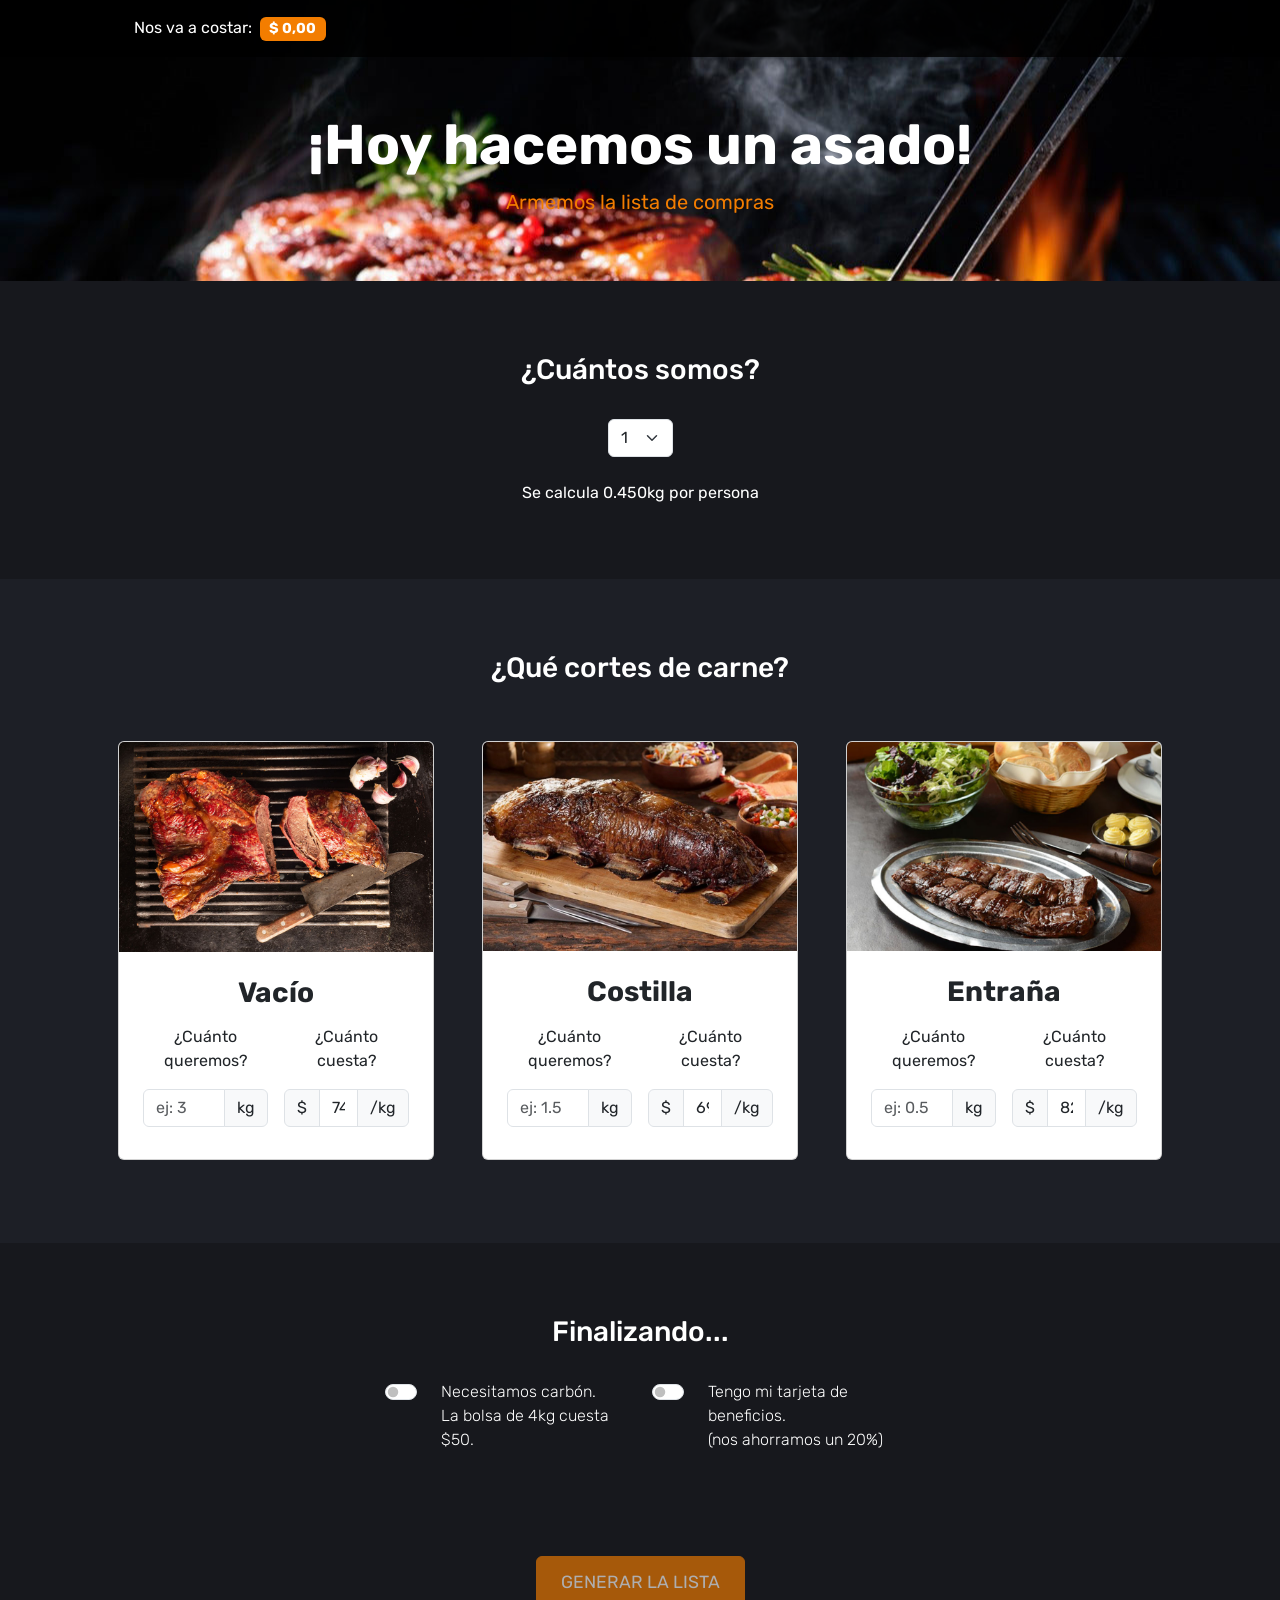
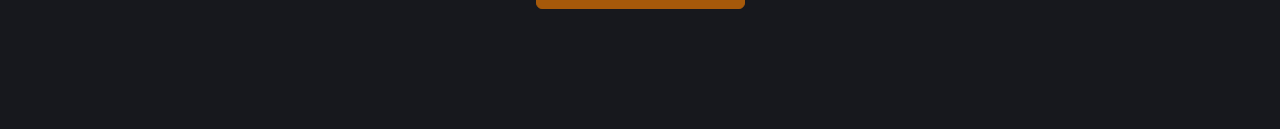
<file: index.html>
<!DOCTYPE html>
<html lang="en">

<head>
    <meta charset="UTF-8">
    <meta http-equiv="X-UA-Compatible" content="IE=edge">
    <meta name="viewport" content="width=device-width, initial-scale=1.0">
    <title>¡Sale asado!</title>
    <link rel="icon" type="image/x-icon" href="img/favicon.png" />
    <link href="https://cdn.jsdelivr.net/npm/bootstrap-icons@1.5.0/font/bootstrap-icons.css" rel="stylesheet" />
    <link rel="preconnect" href="https://fonts.googleapis.com">
    <link rel="preconnect" href="https://fonts.gstatic.com" crossorigin>
    <link
        href="https://fonts.googleapis.com/css2?family=Rubik:ital,wght@0,300;0,400;0,700;1,300;1,400;1,700&display=swap"
        rel="stylesheet">
    <link href="https://cdn.jsdelivr.net/npm/bootstrap@5.0.2/dist/css/bootstrap.min.css" rel="stylesheet"
        integrity="sha384-EVSTQN3/azprG1Anm3QDgpJLIm9Nao0Yz1ztcQTwFspd3yD65VohhpuuCOmLASjC" crossorigin="anonymous">
    <link href="css/custom.css" rel="stylesheet" />
</head>

<body>
    <nav class="navbar navbar-expand-lg navbar-dark">
        <div class="container px-4 px-lg-5">
            <div class="collapse navbar-collapse" id="navbarSupportedContent">
                <div class="header-top text-white">
                    Nos va a costar:
                    <span id="precioFinal" class="badge naranjaBG text-white ms-1">$ 0,00</span>
                </div>
            </div>
        </div>
    </nav>
    <header class="header-bg">
        <div class="container text-center my-5">
            <div class="text-white">
                <h1 class="display-4 fw-bolder">¡Hoy hacemos un asado!</h1>
                <p class="lead fw-normal naranjaColor mb-0">Armemos la lista de compras</p>
            </div>
        </div>
    </header>
    <section>
        <div class="container px-4 px-lg-5 mt-5">
            <div class="row mb-4 row-cols-12 text-center">
                <h3 class="text-white">¿Cuántos somos?</h3>
            </div>
            <div class="row mb-4 justify-content-md-center">
                <div class="col-1">
                    <select id="cuantosSomosSelect" class="form-select">
                        <option value="1">1</option>
                        <option value="2">2</option>
                        <option value="3">3</option>
                        <option value="4">4</option>
                        <option value="5">5</option>
                        <option value="6">6</option>
                        <option value="7">7</option>
                        <option value="8">8</option>
                        <option value="9">9</option>
                        <option value="10">10</option>
                        <option value="11">11</option>
                        <option value="12">12</option>
                    </select>
                </div>
            </div>
            <div class="row row-cols-12 text-center">
                <p class="text-white">Se calcula 0.450kg por persona</p>
                <p id="cuantosSomosInput" class="mensaje naranjaColor"></p>
            </div>
        </div>
    </section>
    <section class="light">
        <div class="container px-4 px-lg-5 mt-5">
            <div class="row mb-5 row-cols-12 text-center">
                <h3 class="text-white">¿Qué cortes de carne?</h3>
            </div>
            <div class="row gx-3 gx-lg-5 row-cols-2 row-cols-md-3 row-cols-xl-3 justify-content-center">
                <div class="col mb-4">
                    <div class="card h-100">
                        <img class="card-img-top" src="img/cardVacio.jpg">
                        <div class="card-body p-4">
                            <div class="text-center">
                                <h3 class="fw-bolder mb-3">Vacío</h3>
                            </div>
                            <div class="row gx-3 text-center">
                                <div class="col-6">
                                    <p>¿Cuánto queremos?</p>
                                    <div class="input-group mb-2">
                                        <input id="vacioPesoInput" type="text" class="form-control text-right"
                                            placeholder="ej: 3">
                                        <span class="input-group-text" id="basic-addon2">kg</span>
                                    </div>
                                </div>
                                <div class="col-6">
                                    <p>¿Cuánto cuesta?</p>
                                    <div class="input-group mb-2">
                                        <span class="input-group-text">$</span>
                                        <input id="vacioPrecioInput" type="text" class="form-control text-right"
                                            value="749">
                                        <span class="input-group-text">/kg</span>
                                    </div>
                                </div>
                            </div>
                        </div>
                    </div>
                </div>
                <div class="col mb-4">
                    <div class="card h-100">
                        <img class="card-img-top" src="img/cardCostilla.jpg">
                        <div class="card-body p-4">
                            <div class="text-center">
                                <h3 class="fw-bolder mb-3">Costilla</h3>
                            </div>
                            <div class="row gx-3 text-center">
                                <div class="col-6">
                                    <p>¿Cuánto queremos?</p>
                                    <div class="input-group mb-2">
                                        <input id="costillaPesoInput" type="text" class="form-control text-right"
                                            placeholder="ej: 1.5">
                                        <span class="input-group-text" id="basic-addon2">kg</span>
                                    </div>
                                </div>
                                <div class="col-6">
                                    <p>¿Cuánto cuesta?</p>
                                    <div class="input-group mb-2">
                                        <span class="input-group-text">$</span>
                                        <input id="costillaPrecioInput" type="text" class="form-control text-right"
                                            value="699">
                                        <span class="input-group-text">/kg</span>
                                    </div>
                                </div>
                            </div>
                        </div>
                    </div>
                </div>
                <div class="col mb-4">
                    <div class="card h-100">
                        <img class="card-img-top" src="img/cardEntrana.jpg">
                        <div class="card-body p-4">
                            <div class="text-center">
                                <h3 class="fw-bolder mb-3">Entraña</h3>
                            </div>
                            <div class="row gx-3 text-center">
                                <div class="col-6">
                                    <p>¿Cuánto queremos?</p>
                                    <div class="input-group mb-2">
                                        <input id="entranaPesoInput" type="text" class="form-control text-right"
                                            placeholder="ej: 0.5">
                                        <span class="input-group-text" id="basic-addon2">kg</span>
                                    </div>
                                </div>
                                <div class="col-6">
                                    <p>¿Cuánto cuesta?</p>
                                    <div class="input-group mb-2">
                                        <span class="input-group-text">$</span>
                                        <input id="entranaPrecioInput" type="text" class="form-control text-right"
                                            value="820">
                                        <span class="input-group-text">/kg</span>
                                    </div>
                                </div>
                            </div>
                        </div>
                    </div>
                </div>
            </div>
            <div class="row row-cols-12 text-center">
                <p id="valoresCeroInput" class="mensaje naranjaColor"></p>
            </div>

        </div>
    </section>
    <section>
        <div class="container px-4 px-lg-5 mb-5 mt-5 text-white">
            <div class="row mb-4 row-cols-12 text-center">
                <h3>Finalizando...</h3>
            </div>
            <div class="row mb-5 justify-content-md-center">
                <div class="col-3">
                    <div class="form-check form-switch">
                        <input id="carbonBooleanCheckbox" class="form-check-input" type="checkbox">
                        <label class="form-check-label fw-light ms-3" for="carbonBooleanCheckbox">Necesitamos
                            carbón.<br>
                            <span>La bolsa de 4kg cuesta $50.</span>
                        </label>
                    </div>
                </div>
                <div class="col-3">
                    <div class="form-check form-switch">
                        <input id="beneficiosBooleanCheckbox" class="form-check-input" type="checkbox">
                        <label class="form-check-label fw-light ms-3" for="beneficiosBooleanCheckbox">Tengo mi tarjeta
                            de
                            beneficios.<br>
                            <span>(nos ahorramos un 20%)</span>
                        </label>
                    </div>
                </div>
            </div>
        </div>
        <div class="row mb-5 justify-content-md-center">
            <div class="row row-cols-12 text-center">
                <p id="alcanzaInput" class="mensaje naranjaColor mb-4"></p>
            </div>
            <div class="row mb-5 row-cols-12">
                <input type="button" class="btn btn-primary" id="btnCalcular" value="Generar la lista" disabled><span
                    id="mensaje"></span>
            </div>
        </div>
    </section>

    <script src="https://cdn.jsdelivr.net/npm/bootstrap@5.1.3/dist/js/bootstrap.bundle.min.js"></script>
    <script src="js/variables.js"></script>
    <script src="js/funciones.js"></script>
    <script src="js/eventos.js"></script>
    <script src="js/mensajes.js"></script>
    <script src="js/consola.js"></script>
</body>

</html>
</file>
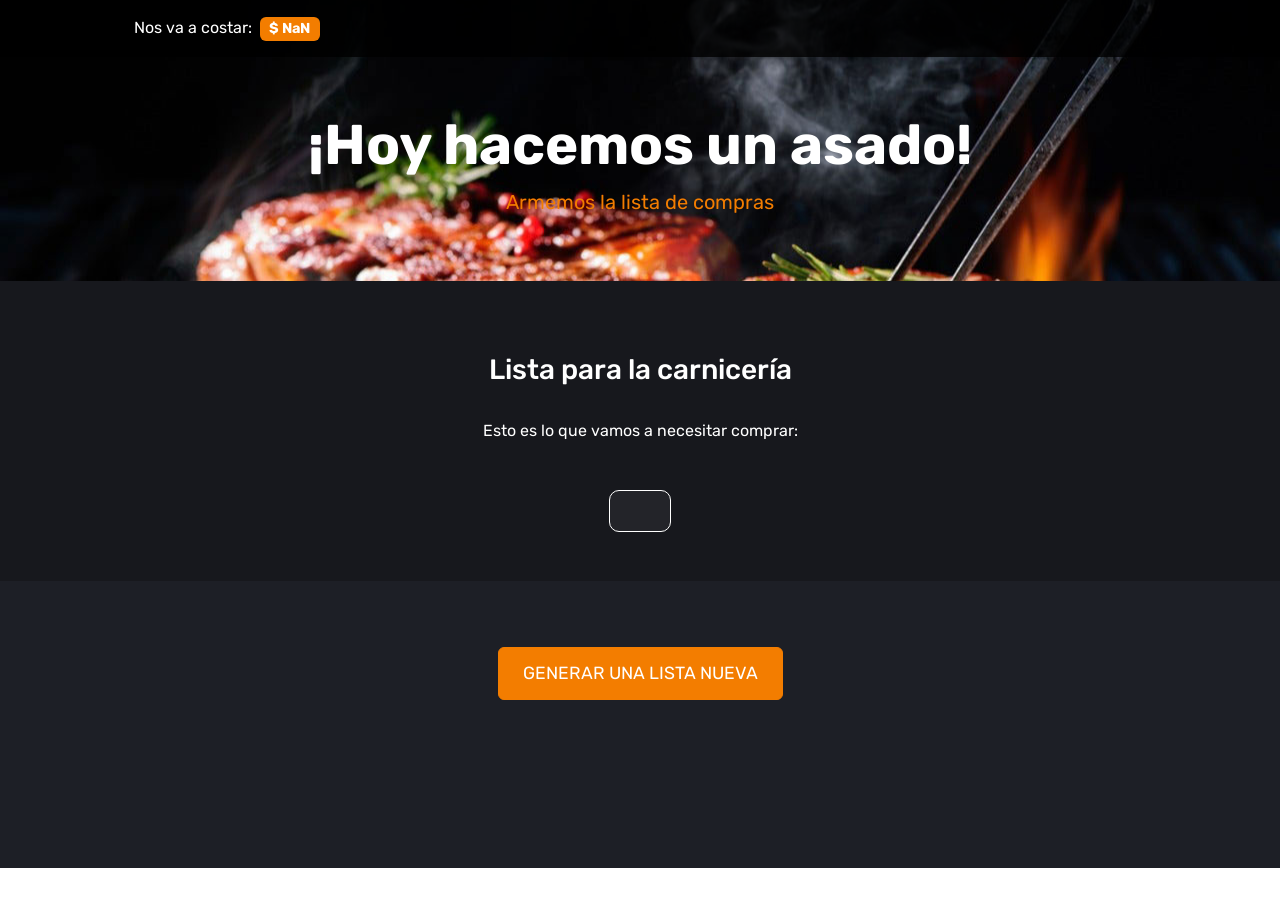
<file: lista.html>
<!DOCTYPE html>
<html lang="en">

<head>
    <meta charset="UTF-8">
    <meta http-equiv="X-UA-Compatible" content="IE=edge">
    <meta name="viewport" content="width=device-width, initial-scale=1.0">
    <title>¡Sale asado!</title>
    <link rel="icon" type="image/x-icon" href="img/favicon.png" />
    <link href="https://cdn.jsdelivr.net/npm/bootstrap-icons@1.5.0/font/bootstrap-icons.css" rel="stylesheet" />
    <link rel="preconnect" href="https://fonts.googleapis.com">
    <link rel="preconnect" href="https://fonts.gstatic.com" crossorigin>
    <link
        href="https://fonts.googleapis.com/css2?family=Rubik:ital,wght@0,300;0,400;0,700;1,300;1,400;1,700&display=swap"
        rel="stylesheet">
    <link href="https://cdn.jsdelivr.net/npm/bootstrap@5.0.2/dist/css/bootstrap.min.css" rel="stylesheet"
        integrity="sha384-EVSTQN3/azprG1Anm3QDgpJLIm9Nao0Yz1ztcQTwFspd3yD65VohhpuuCOmLASjC" crossorigin="anonymous">
    <link href="css/custom.css" rel="stylesheet" />
</head>

<body>
    <nav class="navbar navbar-expand-lg navbar-dark">
        <div class="container px-4 px-lg-5">
            <div class="collapse navbar-collapse" id="navbarSupportedContent">
                <div class="header-top text-white">
                    Nos va a costar:
                    <span id="precioFinal" class="badge naranjaBG text-white ms-1">$ 0,00</span>
                </div>
            </div>
        </div>
    </nav>
    <header class="header-bg">
        <div class="container text-center my-5">
            <div class="text-white">
                <h1 class="display-4 fw-bolder">¡Hoy hacemos un asado!</h1>
                <p class="lead fw-normal naranjaColor mb-0">Armemos la lista de compras</p>
            </div>
        </div>
    </header>
    <section>
        <div class="container px-4 px-lg-5 mt-5 text-center text-white">
            <div class="row mb-4 row-cols-12">
                <h3>Lista para la carnicería</h3>
            </div>
            <div class="row row-cols-12">
                <p class="text-white">Esto es lo que vamos a necesitar comprar:</p>
                <ul id="listado"></ul>
                <p id="conclusion"></p>
            </div>
        </div>
    </section>
    <section class="light">
        <div class="row mb-5 pb-5 mt-2 justify-content-md-center">
            <div class="row row-cols-12 text-center">
                <p class="mensaje naranjaColor"></p>
            </div>
            <div class="row mb-5 row-cols-12">
                <input type="button" class="btn btn-primary naranjaBG naranjaBorder" id="btnVolver"
                    value="Generar una lista nueva"><span id="mensaje"></span>
            </div>
        </div>
    </section>

    <script src="https://cdn.jsdelivr.net/npm/bootstrap@5.1.3/dist/js/bootstrap.bundle.min.js"></script>
    <script src="js/listado.js"></script>
</body>

</html>
</file>
<file: css/custom.css>
.naranjaColor {
  color: #f37d00;
}
.naranjaBG {
  background-color: #f37d00;
}
.naranjaBorder {
  border-color: #f37d00;
}


body {
  font-family: 'Rubik', sans-serif;
}
nav {
  position: fixed !important;
  width: 100vw;
  top: 0;
  background-color: rgba(0, 0, 0, 0.8) !important;
}
.header-top {
  padding: 0.5rem 1rem;
}
.badge {
  font-size: 0.9rem;
}
.header-bg {
  background-image: url(../img/headerBG.jpg);
  background-size: cover;
  background-position-y: 30%;
  padding: 4rem 0 1rem;
}
section {
  background-color: #17181d;
  padding-top: 1.5rem !important;
  padding-bottom: 1.5rem !important;
}
section.light {
  background-color: #1d1f26;
}
.mensaje {
  font-weight: 300;
  margin: 0.3rem 0;
  min-height: 25px;
}
.btn {
  padding: 0.75rem 1.5rem;
  font-size: 1.1rem;
  width: auto !important;
  margin: auto;
  text-transform: uppercase;
}
.btn-primary {
  color: #fff;
  background-color: #f37d00;
  border-color: #f37d00;
}
.btn-primary:hover {
  color: #fff;
  background-color: #ad5900;
  border-color: #ad5900;
}
.btn-primary:disabled, .btn-primary.disabled {
  color: #fff;
  background-color: #f37d00;
  border-color: #f37d00;
}
#listado {
  list-style-type: none;
  padding-top: 10px;
}
#listado li {
  margin-bottom: 20px;
  line-height: 1.6;
}
#listado li strong,
#listado p span,
#conclusion span {
  color: #f37d00;
}
#listado span {
  font-weight: 300;
  font-style: italic;
}
#listado p {
  margin-top: 35px;
  margin-bottom: 10px;
}
#conclusion {
  border: 1px solid #fff;
    width: auto;
    margin: 5px auto 25px;
    padding: 20px 30px;
    border-radius: 10px;
    background: rgba(255,255,255,.05);
}
</file>
